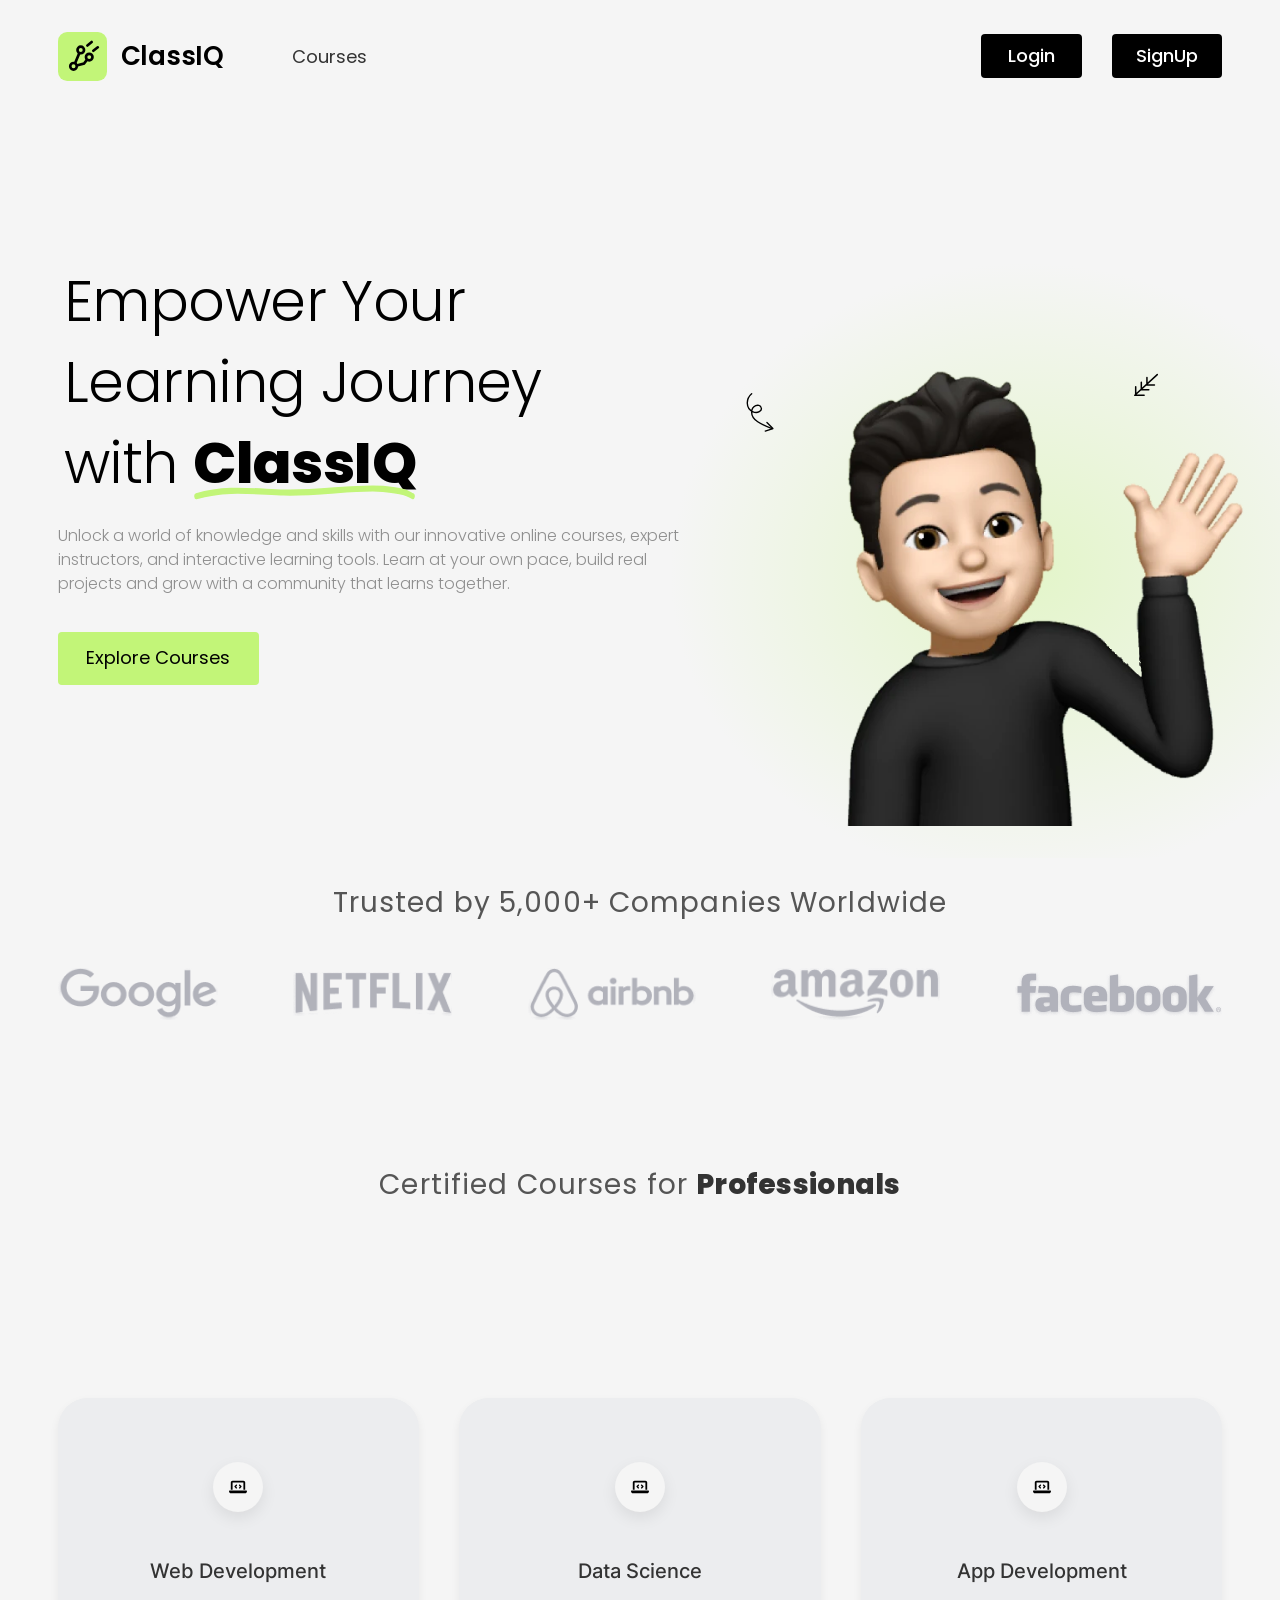
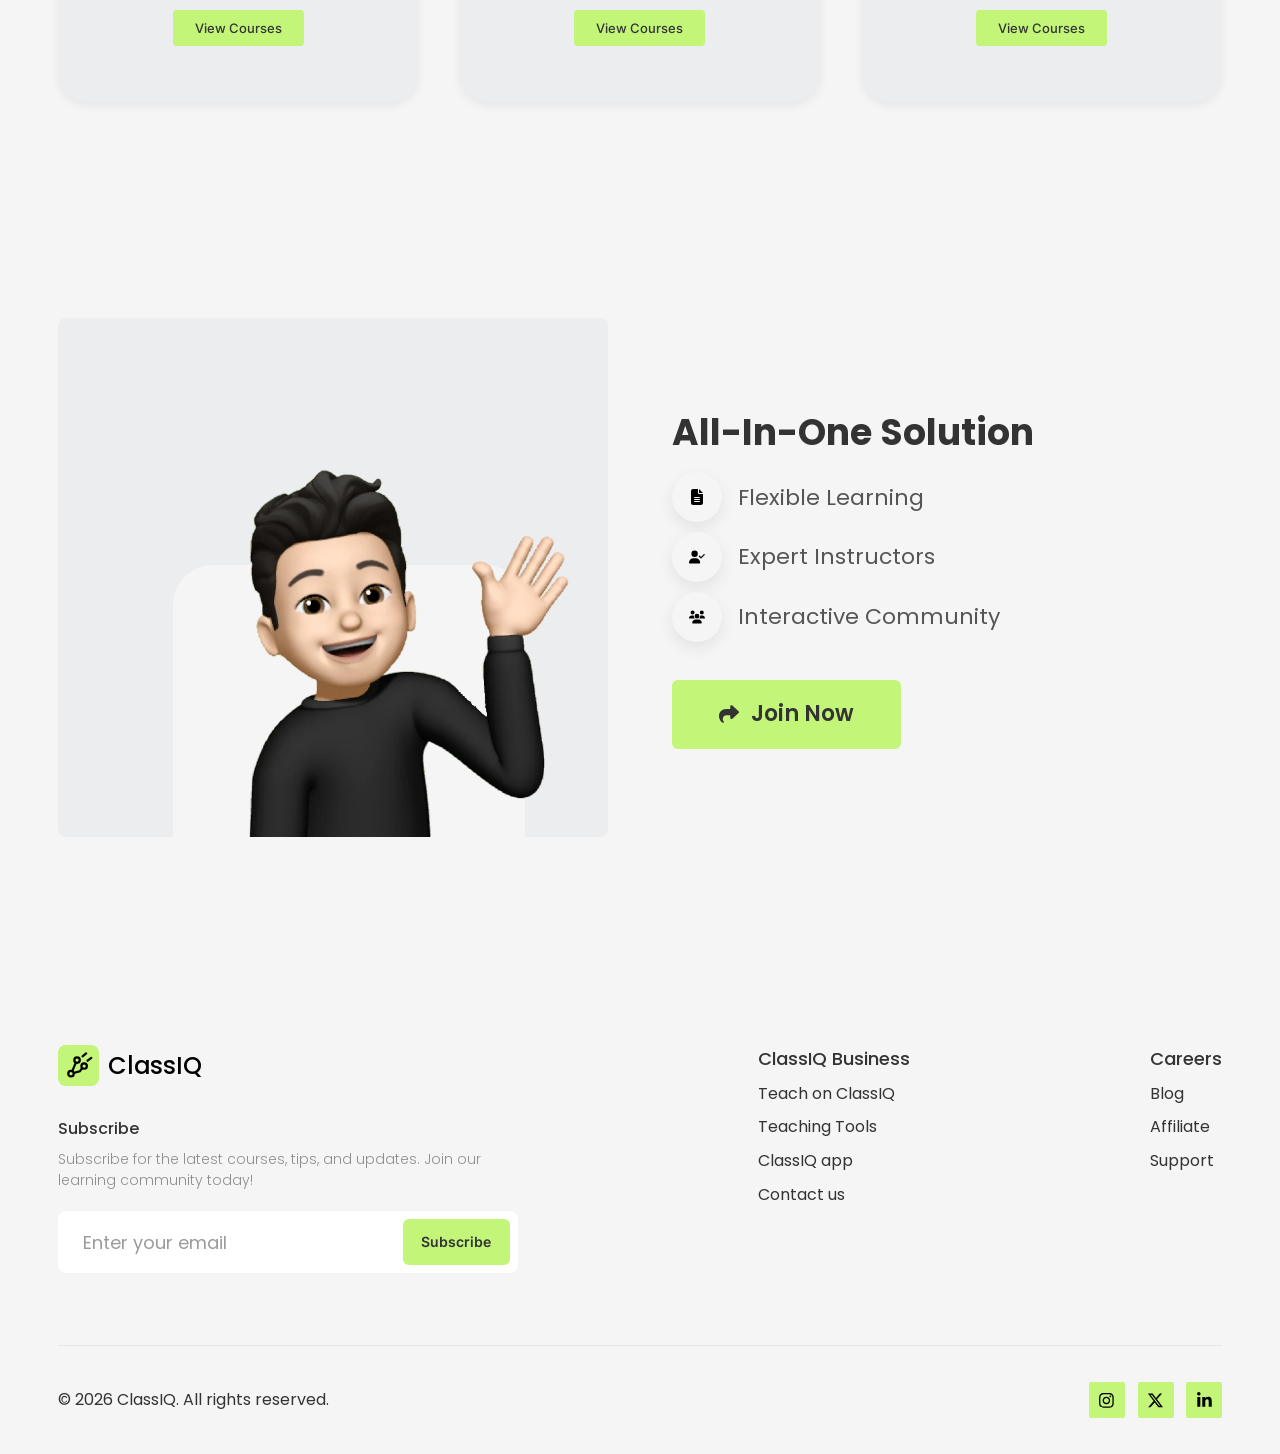
<file: index.html>
<!DOCTYPE html>
<html lang="en">
<head>
  <meta charset="UTF-8">
  <meta name="viewport" content="width=device-width, initial-scale=1">
  <title>ClassIQ | Online Courses for Web, Data &amp; App Development</title>
  <meta name="description" content="Empower your learning journey with ClassIQ. Certified online courses in web development, data science and app development, taught by expert instructors.">
  <meta name="keywords" content="online courses, e-learning, web development course, data science course, app development course, ClassIQ">
  <meta name="author" content="ClassIQ">
  <meta name="robots" content="index, follow">
  <meta name="theme-color" content="#c2f578">
  <link rel="canonical" href="https://www.classiq.com/">

  <meta property="og:type" content="website">
  <meta property="og:site_name" content="ClassIQ">
  <meta property="og:title" content="ClassIQ | Empower Your Learning Journey">
  <meta property="og:description" content="Certified online courses in web development, data science and app development with expert instructors and an interactive community.">
  <meta property="og:url" content="https://www.classiq.com/">
  <meta property="og:image" content="https://www.classiq.com/assets/images/og-image.jpg">
  <meta property="og:image:width" content="1200">
  <meta property="og:image:height" content="630">
  <meta name="twitter:card" content="summary_large_image">
  <meta name="twitter:title" content="ClassIQ | Empower Your Learning Journey">
  <meta name="twitter:description" content="Certified online courses in web development, data science and app development.">
  <meta name="twitter:image" content="https://www.classiq.com/assets/images/og-image.jpg">

  <link rel="icon" href="assets/images/logo.svg" type="image/svg+xml">
  <link rel="icon" href="assets/images/favicon-32.png" sizes="32x32" type="image/png">
  <link rel="apple-touch-icon" href="assets/images/apple-touch-icon.png">
  <link rel="manifest" href="site.webmanifest">

  <link rel="preload" href="assets/fonts/poppins-latin-300-normal.woff2" as="font" type="font/woff2" crossorigin>
  <link rel="preload" href="assets/images/memoji-wave.webp" as="image" type="image/webp">
  <link rel="stylesheet" href="assets/css/style.css?v=2">

  <script type="application/ld+json">
  {
    "@context": "https://schema.org",
    "@type": "EducationalOrganization",
    "name": "ClassIQ",
    "url": "https://www.classiq.com/",
    "logo": "https://www.classiq.com/assets/images/logo.svg",
    "description": "Online learning platform offering certified courses in web development, data science and app development.",
    "sameAs": [
      "https://www.instagram.com/",
      "https://x.com/",
      "https://www.linkedin.com/"
    ]
  }
  </script>
</head>
<body>
  <a class="skip-link" href="#main">Skip to content</a>

  <header class="site-header">
    <nav class="navbar container" aria-label="Main navigation">
      <a href="index.html" class="logo" aria-label="ClassIQ home">
        <img src="assets/images/logo.svg" width="49" height="49" alt="">
        <span>ClassIQ</span>
      </a>

      <button class="nav-toggle" type="button" aria-label="Open menu" aria-expanded="false" aria-controls="nav-menu">
        <span></span><span></span><span></span>
      </button>

      <div class="nav-menu" id="nav-menu">
        <ul class="nav-links">
          <li><a href="courses.html">Courses</a></li>
        </ul>
        <div class="nav-actions" data-auth-actions>
          <a href="login.html" class="btn btn--dark">Login</a>
          <a href="signup.html" class="btn btn--dark">SignUp</a>
        </div>
      </div>
    </nav>
  </header>

  <main id="main">
    <section class="hero" aria-labelledby="hero-title">
      <div class="container hero__inner">
        <div class="hero__content">
          <h1 class="hero__title" id="hero-title">
            Empower Your Learning Journey with
            <strong>ClassIQ
              <svg viewBox="0 0 270 14" preserveAspectRatio="none" aria-hidden="true">
                <path d="M4 10C40 3 70 6 110 7s90-5 120-3 30 4 36 6" fill="none" stroke="#c2f578" stroke-width="5" stroke-linecap="round"/>
              </svg>
            </strong>
          </h1>
          <p class="hero__text">Unlock a world of knowledge and skills with our innovative online courses, expert instructors, and interactive learning tools. Learn at your own pace, build real projects and grow with a community that learns together.</p>
          <a href="courses.html" class="btn btn--primary btn--lg">Explore Courses</a>
        </div>

        <div class="hero__media">
          <svg class="hero__doodle hero__doodle--swirl" viewBox="0 0 40 52" fill="none" aria-hidden="true">
            <path d="M9 2C2 8 2 19 10 23c6 3 12-1 10-5-2-5-11-2-11 6 0 9 11 14 24 19" stroke="currentColor" stroke-width="1.6" stroke-linecap="round"/>
            <path d="M27 36l7 7-9 3" stroke="currentColor" stroke-width="1.6" stroke-linecap="round" stroke-linejoin="round"/>
          </svg>
          <svg class="hero__doodle hero__doodle--arrows" viewBox="0 0 32 32" fill="none" aria-hidden="true">
            <path d="M4 28L28 6M5 19v9h9M11 14v8h8M17 9v8h8" stroke="currentColor" stroke-width="1.6" stroke-linecap="round" stroke-linejoin="round"/>
          </svg>
          <img src="assets/images/memoji-wave.webp" width="490" height="552" alt="Smiling ClassIQ student avatar waving hello" fetchpriority="high">
        </div>
      </div>
    </section>

    <section class="section partners" aria-labelledby="partners-title">
      <div class="container">
        <h2 class="section-title" id="partners-title">Trusted by 5,000+ Companies Worldwide</h2>
        <ul class="partners__list">
          <li><img src="assets/images/brands/google.webp" width="182" height="59" alt="Google" loading="lazy" decoding="async"></li>
          <li><img src="assets/images/brands/netflix.webp" width="163" height="45" alt="Netflix" loading="lazy" decoding="async"></li>
          <li><img src="assets/images/brands/airbnb.webp" width="175" height="54" alt="Airbnb" loading="lazy" decoding="async"></li>
          <li><img src="assets/images/brands/amazon.webp" width="166" height="51" alt="Amazon" loading="lazy" decoding="async"></li>
          <li><img src="assets/images/brands/facebook.webp" width="207" height="44" alt="Facebook" loading="lazy" decoding="async"></li>
        </ul>
      </div>
    </section>

    <section class="section categories" id="categories" aria-labelledby="categories-title">
      <div class="container">
        <h2 class="section-title" id="categories-title">Certified Courses for <strong>Professionals</strong></h2>

        <div class="categories__grid">
          <article class="category-card">
            <span class="icon-badge" aria-hidden="true">
              <svg class="icon" viewBox="0 0 640 512"><path d="M64 96c0-35.3 28.7-64 64-64H512c35.3 0 64 28.7 64 64V352H512V96H128V352H64V96zM0 403.2C0 392.6 8.6 384 19.2 384H620.8c10.6 0 19.2 8.6 19.2 19.2c0 42.4-34.4 76.8-76.8 76.8H76.8C34.4 480 0 445.6 0 403.2zM281 209l-31 31 31 31c9.4 9.4 9.4 24.6 0 33.9s-24.6 9.4-33.9 0l-48-48c-9.4-9.4-9.4-24.6 0-33.9l48-48c9.4-9.4 24.6-9.4 33.9 0s9.4 24.6 0 33.9zM393 175l48 48c9.4 9.4 9.4 24.6 0 33.9l-48 48c-9.4 9.4-24.6 9.4-33.9 0s-9.4-24.6 0-33.9l31-31-31-31c-9.4-9.4-9.4-24.6 0-33.9s24.6-9.4 33.9 0z"/></svg>
            </span>
            <h3>Web Development</h3>
            <a href="courses.html?category=web" class="btn btn--primary btn--sm" aria-label="View Web Development courses">View Courses</a>
          </article>

          <article class="category-card">
            <span class="icon-badge" aria-hidden="true">
              <svg class="icon" viewBox="0 0 640 512"><path d="M64 96c0-35.3 28.7-64 64-64H512c35.3 0 64 28.7 64 64V352H512V96H128V352H64V96zM0 403.2C0 392.6 8.6 384 19.2 384H620.8c10.6 0 19.2 8.6 19.2 19.2c0 42.4-34.4 76.8-76.8 76.8H76.8C34.4 480 0 445.6 0 403.2zM281 209l-31 31 31 31c9.4 9.4 9.4 24.6 0 33.9s-24.6 9.4-33.9 0l-48-48c-9.4-9.4-9.4-24.6 0-33.9l48-48c9.4-9.4 24.6-9.4 33.9 0s9.4 24.6 0 33.9zM393 175l48 48c9.4 9.4 9.4 24.6 0 33.9l-48 48c-9.4 9.4-24.6 9.4-33.9 0s-9.4-24.6 0-33.9l31-31-31-31c-9.4-9.4-9.4-24.6 0-33.9s24.6-9.4 33.9 0z"/></svg>
            </span>
            <h3>Data Science</h3>
            <a href="courses.html?category=data" class="btn btn--primary btn--sm" aria-label="View Data Science courses">View Courses</a>
          </article>

          <article class="category-card">
            <span class="icon-badge" aria-hidden="true">
              <svg class="icon" viewBox="0 0 640 512"><path d="M64 96c0-35.3 28.7-64 64-64H512c35.3 0 64 28.7 64 64V352H512V96H128V352H64V96zM0 403.2C0 392.6 8.6 384 19.2 384H620.8c10.6 0 19.2 8.6 19.2 19.2c0 42.4-34.4 76.8-76.8 76.8H76.8C34.4 480 0 445.6 0 403.2zM281 209l-31 31 31 31c9.4 9.4 9.4 24.6 0 33.9s-24.6 9.4-33.9 0l-48-48c-9.4-9.4-9.4-24.6 0-33.9l48-48c9.4-9.4 24.6-9.4 33.9 0s9.4 24.6 0 33.9zM393 175l48 48c9.4 9.4 9.4 24.6 0 33.9l-48 48c-9.4 9.4-24.6 9.4-33.9 0s-9.4-24.6 0-33.9l31-31-31-31c-9.4-9.4-9.4-24.6 0-33.9s24.6-9.4 33.9 0z"/></svg>
            </span>
            <h3>App Development</h3>
            <a href="courses.html?category=app" class="btn btn--primary btn--sm" aria-label="View App Development courses">View Courses</a>
          </article>
        </div>
      </div>
    </section>

    <section class="features" aria-labelledby="features-title">
      <div class="container features__inner">
        <div class="features__media">
          <img src="assets/images/memoji-wave.webp" width="490" height="552" alt="ClassIQ learner avatar waving" loading="lazy" decoding="async">
        </div>

        <div class="features__content">
          <h2 class="features__title" id="features-title">All-In-One Solution</h2>
          <ul class="features__list">
            <li>
              <span class="icon-badge" aria-hidden="true">
                <svg class="icon" viewBox="0 0 384 512"><path d="M64 0C28.7 0 0 28.7 0 64V448c0 35.3 28.7 64 64 64H320c35.3 0 64-28.7 64-64V160H256c-17.7 0-32-14.3-32-32V0H64zM256 0V128H384L256 0zM112 256H272c8.8 0 16 7.2 16 16s-7.2 16-16 16H112c-8.8 0-16-7.2-16-16s7.2-16 16-16zm0 64H272c8.8 0 16 7.2 16 16s-7.2 16-16 16H112c-8.8 0-16-7.2-16-16s7.2-16 16-16zm0 64H272c8.8 0 16 7.2 16 16s-7.2 16-16 16H112c-8.8 0-16-7.2-16-16s7.2-16 16-16z"/></svg>
              </span>
              Flexible Learning
            </li>
            <li>
              <span class="icon-badge" aria-hidden="true">
                <svg class="icon" viewBox="0 0 640 512"><path d="M96 128a128 128 0 1 1 256 0A128 128 0 1 1 96 128zM0 482.3C0 383.8 79.8 304 178.3 304h91.4C368.2 304 448 383.8 448 482.3c0 16.4-13.3 29.7-29.7 29.7H29.7C13.3 512 0 498.7 0 482.3zM625 177L497 305c-9.4 9.4-24.6 9.4-33.9 0l-64-64c-9.4-9.4-9.4-24.6 0-33.9s24.6-9.4 33.9 0l47 47L591 143c9.4-9.4 24.6-9.4 33.9 0s9.4 24.6 0 33.9z"/></svg>
              </span>
              Expert Instructors
            </li>
            <li>
              <span class="icon-badge" aria-hidden="true">
                <svg class="icon" viewBox="0 0 640 512"><path d="M144 0a80 80 0 1 1 0 160A80 80 0 1 1 144 0zM512 0a80 80 0 1 1 0 160A80 80 0 1 1 512 0zM0 298.7C0 239.8 47.8 192 106.7 192h42.7c15.9 0 31 3.5 44.6 9.7c-1.3 7.2-1.9 14.7-1.9 22.3c0 38.2 16.8 72.5 43.3 96c-.2 0-.4 0-.7 0H21.3C9.6 320 0 310.4 0 298.7zM405.3 320c-.2 0-.4 0-.7 0c26.6-23.5 43.3-57.8 43.3-96c0-7.6-.7-15-1.9-22.3c13.6-6.3 28.7-9.7 44.6-9.7h42.7C592.2 192 640 239.8 640 298.7c0 11.8-9.6 21.3-21.3 21.3H405.3zM224 224a96 96 0 1 1 192 0 96 96 0 1 1 -192 0zM128 485.3C128 411.7 187.7 352 261.3 352H378.7C452.3 352 512 411.7 512 485.3c0 14.7-11.9 26.7-26.7 26.7H154.7c-14.7 0-26.7-11.9-26.7-26.7z"/></svg>
              </span>
              Interactive Community
            </li>
          </ul>
          <a href="signup.html" class="btn btn--primary btn--join">
            <svg class="icon" viewBox="0 0 512 512" aria-hidden="true"><path d="M307 34.8c-11.5 5.1-19 16.6-19 29.2v64H176C78.8 128 0 206.8 0 304C0 417.3 81.5 467.9 100.2 478.1c2.5 1.4 5.3 1.9 8.1 1.9c10.9 0 19.7-8.9 19.7-19.7c0-7.5-4.3-14.4-9.8-19.5C108.8 431.9 96 414.4 96 384c0-53 43-96 96-96h96v64c0 12.6 7.4 24.1 19 29.2s25 3 34.4-5.4l160-144c6.7-6.1 10.6-14.7 10.6-23.8s-3.8-17.7-10.6-23.8l-160-144c-9.4-8.5-22.9-10.6-34.4-5.4z"/></svg>
            Join Now
          </a>
        </div>
      </div>
    </section>
  </main>

  <footer class="site-footer">
    <div class="container">
      <div class="footer__top">
        <div class="footer__brand">
          <a href="index.html" class="logo" aria-label="ClassIQ home">
            <img src="assets/images/logo.svg" width="41" height="41" alt="" loading="lazy">
            <span>ClassIQ</span>
          </a>
          <h2>Subscribe</h2>
          <p>Subscribe for the latest courses, tips, and updates. Join our learning community today!</p>
          <form class="subscribe" data-subscribe novalidate>
            <label for="subscribe-email" class="visually-hidden">Email address</label>
            <input type="email" id="subscribe-email" name="email" placeholder="Enter your email" autocomplete="email" required>
            <button type="submit" class="btn btn--primary">Subscribe</button>
          </form>
          <p class="form-msg" role="status" aria-live="polite"></p>
        </div>

        <nav class="footer__col" aria-labelledby="footer-business">
          <h3 id="footer-business">ClassIQ Business</h3>
          <ul>
            <li><a href="#">Teach on ClassIQ</a></li>
            <li><a href="#">Teaching Tools</a></li>
            <li><a href="#">ClassIQ app</a></li>
            <li><a href="mailto:hello@classiq.com">Contact us</a></li>
          </ul>
        </nav>

        <nav class="footer__col" aria-labelledby="footer-careers">
          <h3 id="footer-careers">Careers</h3>
          <ul>
            <li><a href="#">Blog</a></li>
            <li><a href="#">Affiliate</a></li>
            <li><a href="#">Support</a></li>
          </ul>
        </nav>
      </div>

      <div class="footer__bottom">
        <p>&copy; <span data-year>2024</span> ClassIQ. All rights reserved.</p>
        <ul class="socials">
          <li>
            <a href="https://www.instagram.com/" target="_blank" rel="noopener noreferrer" aria-label="ClassIQ on Instagram">
              <svg class="icon" viewBox="0 0 448 512" aria-hidden="true"><path d="M224.1 141c-63.6 0-114.9 51.3-114.9 114.9s51.3 114.9 114.9 114.9S339 319.5 339 255.9 287.7 141 224.1 141zm0 189.6c-41.1 0-74.7-33.5-74.7-74.7s33.5-74.7 74.7-74.7 74.7 33.5 74.7 74.7-33.6 74.7-74.7 74.7zm146.4-194.3c0 14.9-12 26.8-26.8 26.8-14.9 0-26.8-12-26.8-26.8s12-26.8 26.8-26.8 26.8 12 26.8 26.8zm76.1 27.2c-1.7-35.9-9.9-67.7-36.2-93.9-26.2-26.2-58-34.4-93.9-36.2-37-2.1-147.9-2.1-184.9 0-35.8 1.7-67.6 9.9-93.9 36.1s-34.4 58-36.2 93.9c-2.1 37-2.1 147.9 0 184.9 1.7 35.9 9.9 67.7 36.2 93.9s58 34.4 93.9 36.2c37 2.1 147.9 2.1 184.9 0 35.9-1.7 67.7-9.9 93.9-36.2 26.2-26.2 34.4-58 36.2-93.9 2.1-37 2.1-147.8 0-184.8zM398.8 388c-7.8 19.6-22.9 34.7-42.6 42.6-29.5 11.7-99.5 9-132.1 9s-102.7 2.6-132.1-9c-19.6-7.8-34.7-22.9-42.6-42.6-11.7-29.5-9-99.5-9-132.1s-2.6-102.7 9-132.1c7.8-19.6 22.9-34.7 42.6-42.6 29.5-11.7 99.5-9 132.1-9s102.7-2.6 132.1 9c19.6 7.8 34.7 22.9 42.6 42.6 11.7 29.5 9 99.5 9 132.1s2.7 102.7-9 132.1z"/></svg>
            </a>
          </li>
          <li>
            <a href="https://x.com/" target="_blank" rel="noopener noreferrer" aria-label="ClassIQ on X">
              <svg class="icon" viewBox="0 0 512 512" aria-hidden="true"><path d="M389.2 48h70.6L305.6 224.2 487 464H345L233.7 318.6 106.5 464H35.8L200.7 275.5 26.8 48H172.4L272.9 180.9 389.2 48zM364.4 421.8h39.1L151.1 88h-42L364.4 421.8z"/></svg>
            </a>
          </li>
          <li>
            <a href="https://www.linkedin.com/" target="_blank" rel="noopener noreferrer" aria-label="ClassIQ on LinkedIn">
              <svg class="icon" viewBox="0 0 448 512" aria-hidden="true"><path d="M100.28 448H7.4V148.9h92.88zM53.79 108.1C24.09 108.1 0 83.5 0 53.8a53.79 53.79 0 0 1 107.58 0c0 29.7-24.1 54.3-53.79 54.3zM447.9 448h-92.68V302.4c0-34.7-.7-79.2-48.29-79.2-48.29 0-55.69 37.7-55.69 76.7V448h-92.78V148.9h89.08v40.8h1.3c12.4-23.5 42.69-48.3 87.88-48.3 94 0 111.28 61.9 111.28 142.3V448z"/></svg>
            </a>
          </li>
        </ul>
      </div>
    </div>
  </footer>

  <div class="toast" role="status" aria-live="polite" data-toast></div>

  <script src="assets/js/main.js?v=2" defer></script>
</body>
</html>
</file>
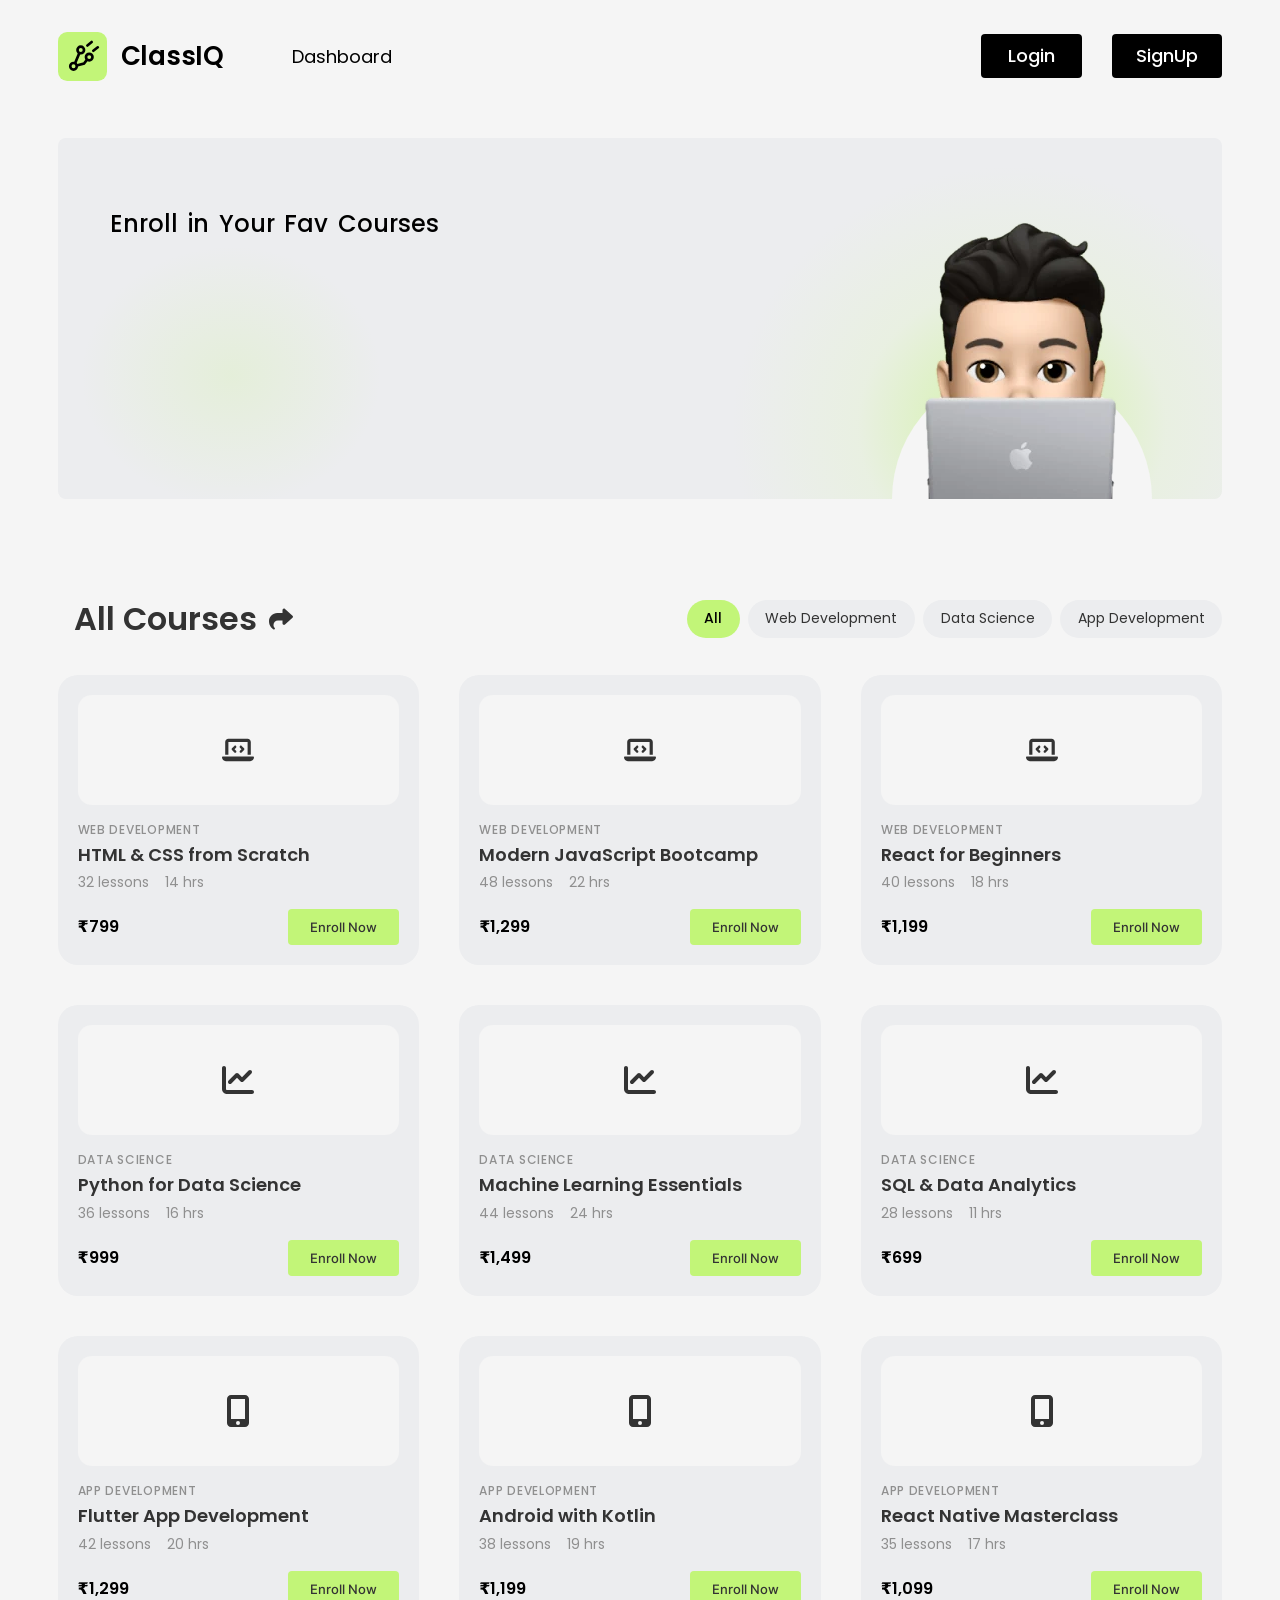
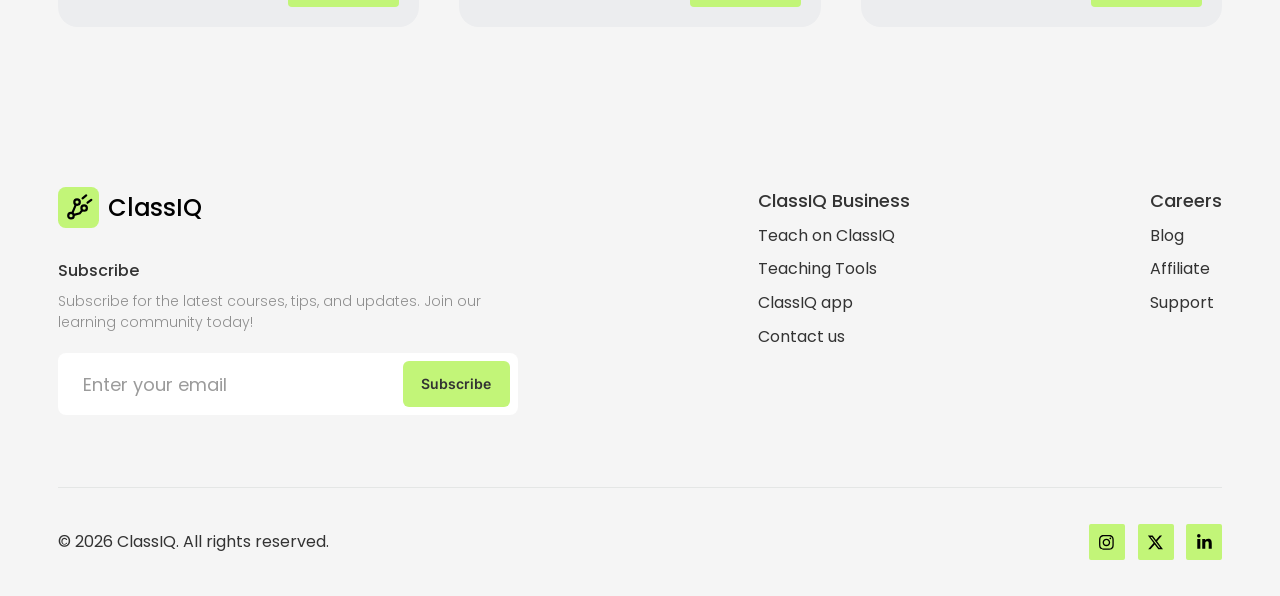
<file: courses.html>
<!DOCTYPE html>
<html lang="en">
<head>
  <meta charset="UTF-8">
  <meta name="viewport" content="width=device-width, initial-scale=1">
  <title>All Courses | ClassIQ</title>
  <meta name="description" content="Browse all ClassIQ courses in web development, data science and app development. Enroll in your favourite courses and learn at your own pace.">
  <meta name="robots" content="index, follow">
  <meta name="theme-color" content="#c2f578">
  <link rel="canonical" href="https://www.classiq.com/courses.html">

  <meta property="og:type" content="website">
  <meta property="og:site_name" content="ClassIQ">
  <meta property="og:title" content="All Courses | ClassIQ">
  <meta property="og:description" content="Browse all ClassIQ courses in web development, data science and app development. Enroll in your favourite courses and learn at your own pace.">
  <meta property="og:url" content="https://www.classiq.com/courses.html">
  <meta property="og:image" content="https://www.classiq.com/assets/images/og-image.jpg">
  <meta name="twitter:card" content="summary_large_image">

  <link rel="icon" href="assets/images/logo.svg" type="image/svg+xml">
  <link rel="icon" href="assets/images/favicon-32.png" sizes="32x32" type="image/png">
  <link rel="apple-touch-icon" href="assets/images/apple-touch-icon.png">
  <link rel="manifest" href="site.webmanifest">

  <link rel="preload" href="assets/fonts/poppins-latin-500-normal.woff2" as="font" type="font/woff2" crossorigin>
  <link rel="preload" href="assets/images/memoji-laptop.webp" as="image" type="image/webp">
  <link rel="stylesheet" href="assets/css/style.css?v=2">
</head>
<body>
  <a class="skip-link" href="#main">Skip to content</a>

  <header class="site-header">
    <nav class="navbar container" aria-label="Main navigation">
      <a href="index.html" class="logo" aria-label="ClassIQ home">
        <img src="assets/images/logo.svg" width="49" height="49" alt="">
        <span>ClassIQ</span>
      </a>

      <button class="nav-toggle" type="button" aria-label="Open menu" aria-expanded="false" aria-controls="nav-menu">
        <span></span><span></span><span></span>
      </button>

      <div class="nav-menu" id="nav-menu">
        <ul class="nav-links">
          <li><a href="courses.html">Dashboard</a></li>
        </ul>
        <div class="nav-actions" data-auth-actions>
          <a href="login.html" class="btn btn--dark">Login</a>
          <a href="signup.html" class="btn btn--dark">SignUp</a>
        </div>
      </div>
    </nav>
  </header>

  <main id="main">
    <div class="container">
      <section class="banner" aria-labelledby="banner-title">
        <h1 id="banner-title">Enroll in Your Fav Courses</h1>
        <div class="banner__media">
          <img src="assets/images/memoji-laptop.webp" width="210" height="282" alt="ClassIQ student avatar studying on a laptop" fetchpriority="high">
        </div>
      </section>

      <section class="courses" aria-labelledby="courses-title">
        <div class="courses__head">
          <h2 class="courses__title" id="courses-title">
            All Courses
            <svg class="icon" viewBox="0 0 512 512" aria-hidden="true"><path d="M307 34.8c-11.5 5.1-19 16.6-19 29.2v64H176C78.8 128 0 206.8 0 304C0 417.3 81.5 467.9 100.2 478.1c2.5 1.4 5.3 1.9 8.1 1.9c10.9 0 19.7-8.9 19.7-19.7c0-7.5-4.3-14.4-9.8-19.5C108.8 431.9 96 414.4 96 384c0-53 43-96 96-96h96v64c0 12.6 7.4 24.1 19 29.2s25 3 34.4-5.4l160-144c6.7-6.1 10.6-14.7 10.6-23.8s-3.8-17.7-10.6-23.8l-160-144c-9.4-8.5-22.9-10.6-34.4-5.4z"/></svg>
          </h2>
          <div class="filters" role="group" aria-label="Filter courses by category">
            <button type="button" data-filter="all" aria-pressed="true">All</button>
            <button type="button" data-filter="web" aria-pressed="false">Web Development</button>
            <button type="button" data-filter="data" aria-pressed="false">Data Science</button>
            <button type="button" data-filter="app" aria-pressed="false">App Development</button>
          </div>
        </div>

        <div class="courses__grid" data-courses aria-live="polite">
          <noscript><p class="courses__empty">Please enable JavaScript to browse our courses.</p></noscript>
        </div>
      </section>
    </div>
  </main>

  <footer class="site-footer">
    <div class="container">
      <div class="footer__top">
        <div class="footer__brand">
          <a href="index.html" class="logo" aria-label="ClassIQ home">
            <img src="assets/images/logo.svg" width="41" height="41" alt="" loading="lazy">
            <span>ClassIQ</span>
          </a>
          <h2>Subscribe</h2>
          <p>Subscribe for the latest courses, tips, and updates. Join our learning community today!</p>
          <form class="subscribe" data-subscribe novalidate>
            <label for="subscribe-email" class="visually-hidden">Email address</label>
            <input type="email" id="subscribe-email" name="email" placeholder="Enter your email" autocomplete="email" required>
            <button type="submit" class="btn btn--primary">Subscribe</button>
          </form>
          <p class="form-msg" role="status" aria-live="polite"></p>
        </div>

        <nav class="footer__col" aria-labelledby="footer-business">
          <h3 id="footer-business">ClassIQ Business</h3>
          <ul>
            <li><a href="#">Teach on ClassIQ</a></li>
            <li><a href="#">Teaching Tools</a></li>
            <li><a href="#">ClassIQ app</a></li>
            <li><a href="mailto:hello@classiq.com">Contact us</a></li>
          </ul>
        </nav>

        <nav class="footer__col" aria-labelledby="footer-careers">
          <h3 id="footer-careers">Careers</h3>
          <ul>
            <li><a href="#">Blog</a></li>
            <li><a href="#">Affiliate</a></li>
            <li><a href="#">Support</a></li>
          </ul>
        </nav>
      </div>

      <div class="footer__bottom">
        <p>&copy; <span data-year>2024</span> ClassIQ. All rights reserved.</p>
        <ul class="socials">
          <li>
            <a href="https://www.instagram.com/" target="_blank" rel="noopener noreferrer" aria-label="ClassIQ on Instagram">
              <svg class="icon" viewBox="0 0 448 512" aria-hidden="true"><path d="M224.1 141c-63.6 0-114.9 51.3-114.9 114.9s51.3 114.9 114.9 114.9S339 319.5 339 255.9 287.7 141 224.1 141zm0 189.6c-41.1 0-74.7-33.5-74.7-74.7s33.5-74.7 74.7-74.7 74.7 33.5 74.7 74.7-33.6 74.7-74.7 74.7zm146.4-194.3c0 14.9-12 26.8-26.8 26.8-14.9 0-26.8-12-26.8-26.8s12-26.8 26.8-26.8 26.8 12 26.8 26.8zm76.1 27.2c-1.7-35.9-9.9-67.7-36.2-93.9-26.2-26.2-58-34.4-93.9-36.2-37-2.1-147.9-2.1-184.9 0-35.8 1.7-67.6 9.9-93.9 36.1s-34.4 58-36.2 93.9c-2.1 37-2.1 147.9 0 184.9 1.7 35.9 9.9 67.7 36.2 93.9s58 34.4 93.9 36.2c37 2.1 147.9 2.1 184.9 0 35.9-1.7 67.7-9.9 93.9-36.2 26.2-26.2 34.4-58 36.2-93.9 2.1-37 2.1-147.8 0-184.8zM398.8 388c-7.8 19.6-22.9 34.7-42.6 42.6-29.5 11.7-99.5 9-132.1 9s-102.7 2.6-132.1-9c-19.6-7.8-34.7-22.9-42.6-42.6-11.7-29.5-9-99.5-9-132.1s-2.6-102.7 9-132.1c7.8-19.6 22.9-34.7 42.6-42.6 29.5-11.7 99.5-9 132.1-9s102.7-2.6 132.1 9c19.6 7.8 34.7 22.9 42.6 42.6 11.7 29.5 9 99.5 9 132.1s2.7 102.7-9 132.1z"/></svg>
            </a>
          </li>
          <li>
            <a href="https://x.com/" target="_blank" rel="noopener noreferrer" aria-label="ClassIQ on X">
              <svg class="icon" viewBox="0 0 512 512" aria-hidden="true"><path d="M389.2 48h70.6L305.6 224.2 487 464H345L233.7 318.6 106.5 464H35.8L200.7 275.5 26.8 48H172.4L272.9 180.9 389.2 48zM364.4 421.8h39.1L151.1 88h-42L364.4 421.8z"/></svg>
            </a>
          </li>
          <li>
            <a href="https://www.linkedin.com/" target="_blank" rel="noopener noreferrer" aria-label="ClassIQ on LinkedIn">
              <svg class="icon" viewBox="0 0 448 512" aria-hidden="true"><path d="M100.28 448H7.4V148.9h92.88zM53.79 108.1C24.09 108.1 0 83.5 0 53.8a53.79 53.79 0 0 1 107.58 0c0 29.7-24.1 54.3-53.79 54.3zM447.9 448h-92.68V302.4c0-34.7-.7-79.2-48.29-79.2-48.29 0-55.69 37.7-55.69 76.7V448h-92.78V148.9h89.08v40.8h1.3c12.4-23.5 42.69-48.3 87.88-48.3 94 0 111.28 61.9 111.28 142.3V448z"/></svg>
            </a>
          </li>
        </ul>
      </div>
    </div>
  </footer>

  <div class="toast" role="status" aria-live="polite" data-toast></div>

  <script src="assets/js/main.js?v=2" defer></script>
</body>
</html>
</file>
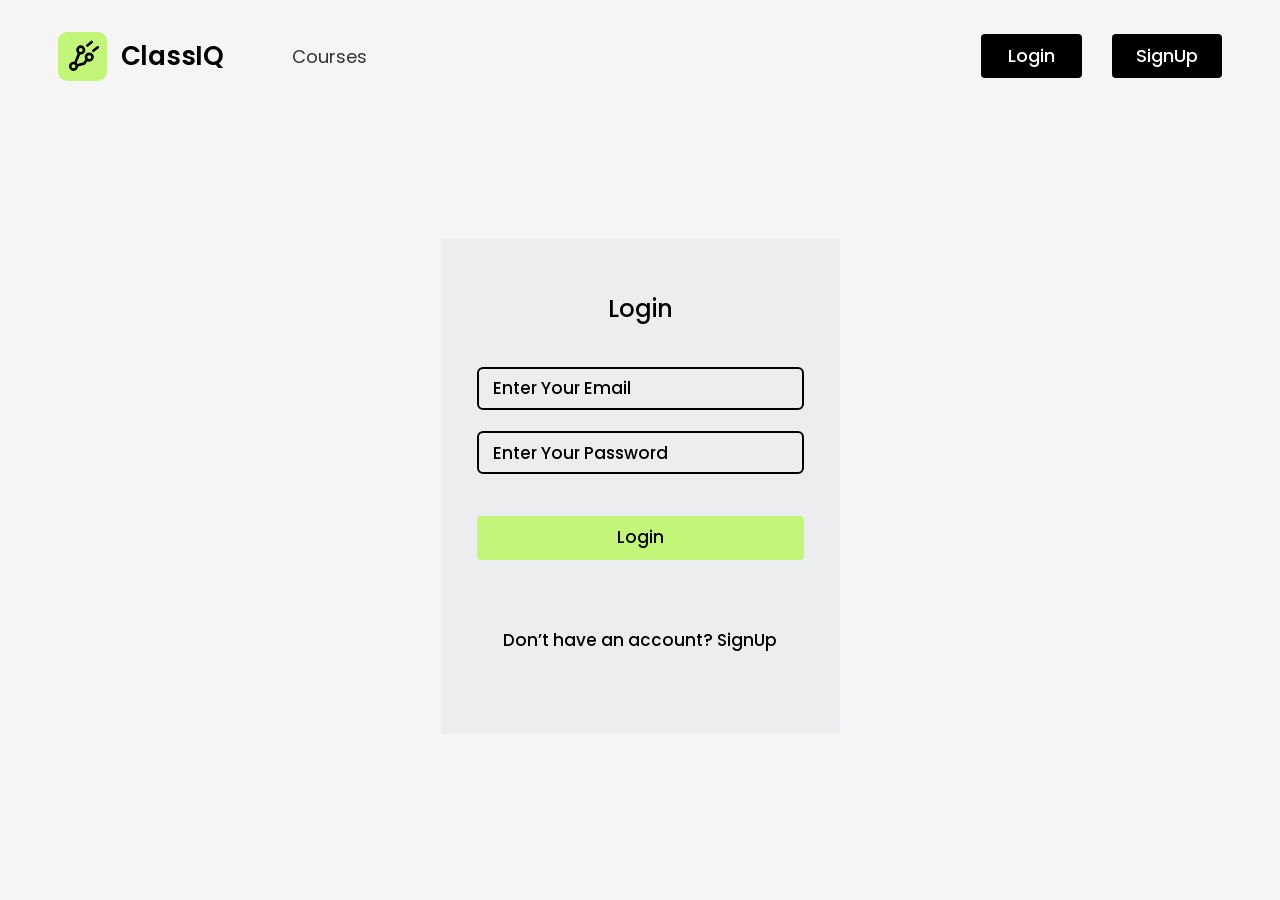
<file: login.html>
<!DOCTYPE html>
<html lang="en">
<head>
  <meta charset="UTF-8">
  <meta name="viewport" content="width=device-width, initial-scale=1">
  <title>Login | ClassIQ</title>
  <meta name="description" content="Login to your ClassIQ account to continue learning and access your enrolled courses.">
  <meta name="robots" content="noindex, follow">
  <meta name="theme-color" content="#c2f578">
  <link rel="canonical" href="https://www.classiq.com/login.html">

  <meta property="og:type" content="website">
  <meta property="og:site_name" content="ClassIQ">
  <meta property="og:title" content="Login | ClassIQ">
  <meta property="og:description" content="Login to your ClassIQ account to continue learning and access your enrolled courses.">
  <meta property="og:url" content="https://www.classiq.com/login.html">
  <meta property="og:image" content="https://www.classiq.com/assets/images/og-image.jpg">
  <meta name="twitter:card" content="summary_large_image">

  <link rel="icon" href="assets/images/logo.svg" type="image/svg+xml">
  <link rel="icon" href="assets/images/favicon-32.png" sizes="32x32" type="image/png">
  <link rel="apple-touch-icon" href="assets/images/apple-touch-icon.png">
  <link rel="manifest" href="site.webmanifest">

  <link rel="preload" href="assets/fonts/poppins-latin-500-normal.woff2" as="font" type="font/woff2" crossorigin>
  <link rel="stylesheet" href="assets/css/style.css?v=2">
</head>
<body>
  <a class="skip-link" href="#main">Skip to content</a>

  <header class="site-header">
    <nav class="navbar container" aria-label="Main navigation">
      <a href="index.html" class="logo" aria-label="ClassIQ home">
        <img src="assets/images/logo.svg" width="49" height="49" alt="">
        <span>ClassIQ</span>
      </a>

      <button class="nav-toggle" type="button" aria-label="Open menu" aria-expanded="false" aria-controls="nav-menu">
        <span></span><span></span><span></span>
      </button>

      <div class="nav-menu" id="nav-menu">
        <ul class="nav-links">
          <li><a href="courses.html">Courses</a></li>
        </ul>
        <div class="nav-actions" data-auth-actions>
          <a href="login.html" class="btn btn--dark">Login</a>
          <a href="signup.html" class="btn btn--dark">SignUp</a>
        </div>
      </div>
    </nav>
  </header>

  <main id="main" class="auth">
    <section class="auth-card" aria-labelledby="login-title">
      <h1 id="login-title">Login</h1>
      <form data-auth-form="login" novalidate>
          <div class="field">
            <label for="login-email" class="visually-hidden">Email</label>
            <input type="email" id="login-email" name="email" placeholder="Enter Your Email" autocomplete="email" data-label="Email" aria-describedby="login-email-error" required>
            <span class="field__error" id="login-email-error"></span>
          </div>
          <div class="field">
            <label for="login-password" class="visually-hidden">Password</label>
            <input type="password" id="login-password" name="password" placeholder="Enter Your Password" autocomplete="current-password" data-label="Password" aria-describedby="login-password-error" required>
            <span class="field__error" id="login-password-error"></span>
          </div>
        <button type="submit" class="btn btn--primary btn--block">Login</button>
        <p class="form-msg" role="status" aria-live="polite"></p>
      </form>
      <p class="auth-card__switch">Don&rsquo;t have an account? <a href="signup.html">SignUp</a></p>
    </section>
  </main>

  <div class="toast" role="status" aria-live="polite" data-toast></div>

  <script src="assets/js/main.js?v=2" defer></script>
</body>
</html>
</file>
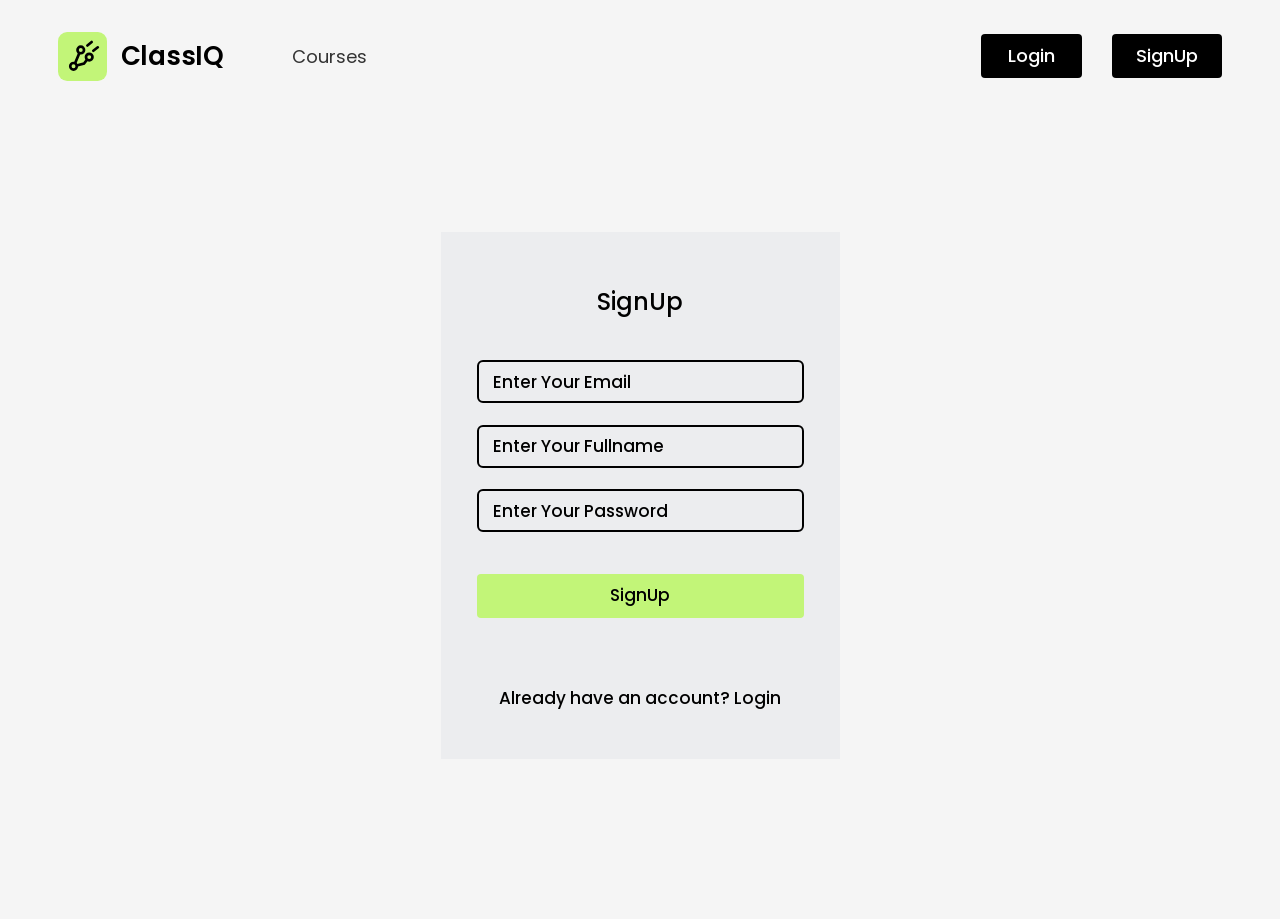
<file: signup.html>
<!DOCTYPE html>
<html lang="en">
<head>
  <meta charset="UTF-8">
  <meta name="viewport" content="width=device-width, initial-scale=1">
  <title>Sign Up | ClassIQ</title>
  <meta name="description" content="Create a free ClassIQ account and start learning web development, data science and app development today.">
  <meta name="robots" content="noindex, follow">
  <meta name="theme-color" content="#c2f578">
  <link rel="canonical" href="https://www.classiq.com/signup.html">

  <meta property="og:type" content="website">
  <meta property="og:site_name" content="ClassIQ">
  <meta property="og:title" content="Sign Up | ClassIQ">
  <meta property="og:description" content="Create a free ClassIQ account and start learning web development, data science and app development today.">
  <meta property="og:url" content="https://www.classiq.com/signup.html">
  <meta property="og:image" content="https://www.classiq.com/assets/images/og-image.jpg">
  <meta name="twitter:card" content="summary_large_image">

  <link rel="icon" href="assets/images/logo.svg" type="image/svg+xml">
  <link rel="icon" href="assets/images/favicon-32.png" sizes="32x32" type="image/png">
  <link rel="apple-touch-icon" href="assets/images/apple-touch-icon.png">
  <link rel="manifest" href="site.webmanifest">

  <link rel="preload" href="assets/fonts/poppins-latin-500-normal.woff2" as="font" type="font/woff2" crossorigin>
  <link rel="stylesheet" href="assets/css/style.css?v=2">
</head>
<body>
  <a class="skip-link" href="#main">Skip to content</a>

  <header class="site-header">
    <nav class="navbar container" aria-label="Main navigation">
      <a href="index.html" class="logo" aria-label="ClassIQ home">
        <img src="assets/images/logo.svg" width="49" height="49" alt="">
        <span>ClassIQ</span>
      </a>

      <button class="nav-toggle" type="button" aria-label="Open menu" aria-expanded="false" aria-controls="nav-menu">
        <span></span><span></span><span></span>
      </button>

      <div class="nav-menu" id="nav-menu">
        <ul class="nav-links">
          <li><a href="courses.html">Courses</a></li>
        </ul>
        <div class="nav-actions" data-auth-actions>
          <a href="login.html" class="btn btn--dark">Login</a>
          <a href="signup.html" class="btn btn--dark">SignUp</a>
        </div>
      </div>
    </nav>
  </header>

  <main id="main" class="auth">
    <section class="auth-card" aria-labelledby="signup-title">
      <h1 id="signup-title">SignUp</h1>
      <form data-auth-form="signup" novalidate>
          <div class="field">
            <label for="signup-email" class="visually-hidden">Email</label>
            <input type="email" id="signup-email" name="email" placeholder="Enter Your Email" autocomplete="email" data-label="Email" aria-describedby="signup-email-error" required>
            <span class="field__error" id="signup-email-error"></span>
          </div>
          <div class="field">
            <label for="signup-fullname" class="visually-hidden">Full name</label>
            <input type="text" id="signup-fullname" name="fullname" placeholder="Enter Your Fullname" autocomplete="name" data-label="Full name" aria-describedby="signup-fullname-error" required minlength="3">
            <span class="field__error" id="signup-fullname-error"></span>
          </div>
          <div class="field">
            <label for="signup-password" class="visually-hidden">Password</label>
            <input type="password" id="signup-password" name="password" placeholder="Enter Your Password" autocomplete="new-password" data-label="Password" aria-describedby="signup-password-error" required minlength="6">
            <span class="field__error" id="signup-password-error"></span>
          </div>
        <button type="submit" class="btn btn--primary btn--block">SignUp</button>
        <p class="form-msg" role="status" aria-live="polite"></p>
      </form>
      <p class="auth-card__switch">Already have an account? <a href="login.html">Login</a></p>
    </section>
  </main>

  <div class="toast" role="status" aria-live="polite" data-toast></div>

  <script src="assets/js/main.js?v=2" defer></script>
</body>
</html>
</file>
<file: assets/css/style.css>
@font-face {
  font-family: "Poppins";
  font-style: normal;
  font-weight: 300;
  font-display: swap;
  src: url("../fonts/poppins-latin-300-normal.woff2") format("woff2");
}

@font-face {
  font-family: "Poppins";
  font-style: normal;
  font-weight: 400;
  font-display: swap;
  src: url("../fonts/poppins-latin-400-normal.woff2") format("woff2");
}

@font-face {
  font-family: "Poppins";
  font-style: normal;
  font-weight: 500;
  font-display: swap;
  src: url("../fonts/poppins-latin-500-normal.woff2") format("woff2");
}

@font-face {
  font-family: "Poppins";
  font-style: normal;
  font-weight: 600;
  font-display: swap;
  src: url("../fonts/poppins-latin-600-normal.woff2") format("woff2");
}

@font-face {
  font-family: "Poppins";
  font-style: normal;
  font-weight: 700;
  font-display: swap;
  src: url("../fonts/poppins-latin-700-normal.woff2") format("woff2");
}

@font-face {
  font-family: "Poppins";
  font-style: normal;
  font-weight: 800;
  font-display: swap;
  src: url("../fonts/poppins-latin-800-normal.woff2") format("woff2");
}

@font-face {
  font-family: "Inter";
  font-style: normal;
  font-weight: 500;
  font-display: swap;
  src: url("../fonts/inter-latin-500-normal.woff2") format("woff2");
}

@font-face {
  font-family: "Inter";
  font-style: normal;
  font-weight: 600;
  font-display: swap;
  src: url("../fonts/inter-latin-600-normal.woff2") format("woff2");
}

:root {
  --clr-primary: #c2f578;
  --clr-primary-dark: #aee55c;
  --clr-primary-soft: #e3f5c9;
  --clr-bg: #f5f5f5;
  --clr-surface: #ecedef;
  --clr-white: #ffffff;
  --clr-black: #000000;
  --clr-heading: #333333;
  --clr-text: #555555;
  --clr-muted: #8f8f8f;
  --clr-brand-gray: #a8a9b3;
  --clr-border: #e4e6e5;
  --clr-error: #d93025;
  --clr-success: #2e7d32;

  --ff-primary: "Poppins", system-ui, -apple-system, "Segoe UI", sans-serif;
  --ff-secondary: "Inter", system-ui, -apple-system, "Segoe UI", sans-serif;

  --fw-light: 300;
  --fw-regular: 400;
  --fw-medium: 500;
  --fw-semibold: 600;
  --fw-bold: 700;
  --fw-extrabold: 800;

  --fs-xs: 0.8125rem;
  --fs-sm: 0.875rem;
  --fs-base: 1rem;
  --fs-md: 1.125rem;
  --fs-lg: 1.25rem;
  --fs-xl: 1.5rem;
  --fs-2xl: clamp(1.375rem, 1.1rem + 1vw, 1.75rem);
  --fs-3xl: clamp(1.625rem, 1.2rem + 1.4vw, 2.25rem);
  --fs-hero: clamp(2.25rem, 4.45vw, 4rem);

  --radius-sm: 4px;
  --radius-md: 8px;
  --radius-lg: 20px;
  --radius-xl: 30px;
  --radius-full: 999px;

  --shadow-card: 0 4px 10px rgba(0, 0, 0, 0.06);
  --shadow-icon: 0 6px 16px rgba(0, 0, 0, 0.08);

  --container: 1190px;
  --gutter: clamp(1rem, 4.5vw, 4rem);
  --header-h: 88px;
  --transition: 0.25s ease;
}

*,
*::before,
*::after {
  box-sizing: border-box;
  margin: 0;
  padding: 0;
}

html {
  scroll-behavior: smooth;
  -webkit-text-size-adjust: 100%;
}

body {
  font-family: var(--ff-primary);
  font-size: var(--fs-base);
  line-height: 1.5;
  color: var(--clr-text);
  background-color: var(--clr-bg);
  -webkit-font-smoothing: antialiased;
  min-height: 100vh;
  display: flex;
  flex-direction: column;
}

main {
  flex: 1;
}

img,
svg {
  display: block;
  max-width: 100%;
}

img {
  height: auto;
}

a {
  color: inherit;
  text-decoration: none;
}

ul {
  list-style: none;
}

button,
input {
  font: inherit;
  color: inherit;
}

button {
  cursor: pointer;
  border: 0;
  background: none;
}

:focus-visible {
  outline: 2px solid var(--clr-black);
  outline-offset: 3px;
}

.container {
  width: min(100% - var(--gutter) * 2, var(--container));
  margin-inline: auto;
}

.visually-hidden {
  position: absolute;
  width: 1px;
  height: 1px;
  overflow: hidden;
  clip: rect(0 0 0 0);
  white-space: nowrap;
}

.skip-link {
  position: absolute;
  top: -100px;
  left: 1rem;
  z-index: 100;
  padding: 0.5rem 1rem;
  background: var(--clr-black);
  color: var(--clr-white);
  border-radius: var(--radius-sm);
}

.skip-link:focus {
  top: 1rem;
}

.icon {
  width: 1em;
  height: 1em;
  fill: currentColor;
  flex-shrink: 0;
}

/* buttons */

.btn {
  display: inline-flex;
  align-items: center;
  justify-content: center;
  gap: 0.75rem;
  border-radius: var(--radius-sm);
  font-weight: var(--fw-medium);
  line-height: 1;
  white-space: nowrap;
  transition: background-color var(--transition), transform var(--transition), box-shadow var(--transition);
}

.btn:active {
  transform: translateY(1px);
}

.btn--dark {
  min-width: 101px;
  height: 44px;
  padding-inline: 1.5rem;
  background: var(--clr-black);
  color: var(--clr-white);
  font-size: var(--fs-md);
}

.btn--dark:hover {
  background: #262626;
}

.btn--primary {
  background: var(--clr-primary);
  color: var(--clr-black);
}

.btn--primary:hover {
  background: var(--clr-primary-dark);
}

.btn--lg {
  height: 53px;
  padding-inline: 1.8rem;
  font-size: var(--fs-md);
  font-weight: var(--fw-regular);
}

.btn--sm {
  height: 36px;
  padding-inline: 1.375rem;
  font-family: var(--ff-secondary);
  font-size: var(--fs-xs);
  color: var(--clr-heading);
}

.btn--block {
  width: 100%;
  height: 44px;
  font-size: 1.0625rem;
}

/* header */

.site-header {
  position: relative;
  z-index: 20;
}

.navbar {
  display: flex;
  align-items: center;
  justify-content: space-between;
  min-height: var(--header-h);
  padding-top: 1.5rem;
}

.logo {
  display: inline-flex;
  align-items: center;
  gap: 0.875rem;
  font-size: 1.625rem;
  font-weight: var(--fw-semibold);
  color: var(--clr-black);
  letter-spacing: -0.01em;
}

.logo img {
  width: 49px;
  height: 49px;
}


.nav-menu {
  display: flex;
  align-items: center;
  flex: 1;
  justify-content: space-between;
  margin-left: 4.25rem;
}

.nav-links a {
  font-size: var(--fs-md);
  font-weight: var(--fw-regular);
  color: var(--clr-heading);
  transition: color var(--transition);
}

.nav-links a:hover,
.nav-links a[aria-current="page"] {
  color: var(--clr-black);
}

.nav-actions {
  display: flex;
  align-items: center;
  gap: 1.9rem;
}

.nav-user {
  font-weight: var(--fw-medium);
  color: var(--clr-black);
}

.nav-toggle {
  display: none;
  width: 44px;
  height: 44px;
  border-radius: var(--radius-sm);
  background: var(--clr-black);
  align-items: center;
  justify-content: center;
  flex-direction: column;
  gap: 5px;
}

.nav-toggle span {
  width: 20px;
  height: 2px;
  background: var(--clr-white);
  border-radius: 2px;
  transition: transform var(--transition), opacity var(--transition);
}

.nav-toggle[aria-expanded="true"] span:nth-child(1) {
  transform: translateY(7px) rotate(45deg);
}

.nav-toggle[aria-expanded="true"] span:nth-child(2) {
  opacity: 0;
}

.nav-toggle[aria-expanded="true"] span:nth-child(3) {
  transform: translateY(-7px) rotate(-45deg);
}

/* hero */

.hero {
  position: relative;
  overflow: hidden;
}

.hero__inner {
  display: grid;
  grid-template-columns: 1.15fr 1fr;
  align-items: center;
  min-height: clamp(560px, calc(100svh - var(--header-h)), 770px);
}

.hero__content {
  position: relative;
  z-index: 1;
  padding-block: 3rem;
}

.hero__title {
  font-size: var(--fs-hero);
  font-weight: var(--fw-light);
  line-height: 1.55;
  color: var(--clr-black);
  letter-spacing: -0.01em;
  max-width: 9.6em;
  margin-left: 0.4rem;
}

.hero__title strong {
  position: relative;
  display: inline-block;
  font-weight: var(--fw-extrabold);
}

.hero__title strong svg {
  position: absolute;
  left: 0;
  bottom: 0.05em;
  width: 100%;
  height: 0.3em;
}

.hero__text {
  max-width: 690px;
  margin-top: 1.5rem;
  font-weight: var(--fw-light);
  color: var(--clr-muted);
  line-height: 1.5;
}

.hero__content .btn {
  margin-top: 3rem;
}

.hero__media {
  position: relative;
  align-self: end;
  justify-self: end;
  width: clamp(300px, 32vw, 480px);
  margin-right: clamp(-6.5rem, calc((var(--container) - 100vw) / 2 + 1rem), 0px);
  margin-bottom: 2rem;
}

.hero__media::before {
  content: "";
  position: absolute;
  inset: -22% -32% -12% -42%;
  background: radial-gradient(closest-side, var(--clr-primary-soft) 0%, rgba(227, 245, 201, 0.55) 45%, rgba(245, 245, 245, 0) 100%);
  z-index: -1;
}

.hero__media img {
  width: 100%;
}

.hero__doodle {
  position: absolute;
  width: 34px;
  color: var(--clr-black);
}

.hero__doodle--swirl {
  top: 6%;
  left: -24%;
}

.hero__doodle--arrows {
  top: 1%;
  right: 22%;
  width: 30px;
}

/* sections */

.section {
  padding-block: 4.5rem;
}

.section-title {
  font-size: var(--fs-2xl);
  font-weight: var(--fw-regular);
  color: var(--clr-text);
  text-align: center;
  letter-spacing: 0.04em;
}

.section-title strong {
  font-weight: var(--fw-extrabold);
  color: var(--clr-heading);
  letter-spacing: 0.01em;
}

.partners {
  padding-top: 1.5rem;
}

.partners__list {
  display: flex;
  align-items: center;
  justify-content: space-between;
  gap: 2rem;
  margin-top: 2.75rem;
}

.partners__list img {
  width: auto;
  height: 52px;
  object-fit: contain;
  opacity: 0.95;
  transition: opacity var(--transition);
}

.partners__list li:nth-child(2) img,
.partners__list li:nth-child(5) img {
  height: 44px;
}

.partners__list img:hover {
  opacity: 1;
}

/* categories */

.categories__grid {
  display: grid;
  grid-template-columns: repeat(3, 1fr);
  gap: 5.75rem;
  margin-top: 12rem;
}

.category-card {
  display: flex;
  flex-direction: column;
  align-items: center;
  min-height: 288px;
  padding: 4rem 1.5rem 3.5rem;
  background: var(--clr-surface);
  border-radius: var(--radius-xl);
  box-shadow: var(--shadow-card);
  text-align: center;
  transition: transform var(--transition), box-shadow var(--transition);
}

.category-card:hover {
  transform: translateY(-4px);
  box-shadow: 0 12px 24px rgba(0, 0, 0, 0.08);
}

.icon-badge {
  display: grid;
  place-items: center;
  width: 50px;
  height: 50px;
  border-radius: var(--radius-full);
  background: var(--clr-bg);
  box-shadow: var(--shadow-icon);
  color: var(--clr-black);
  font-size: 1.125rem;
}

.category-card h3 {
  margin-block: 2.75rem 1.5rem;
  font-family: var(--ff-secondary);
  font-size: var(--fs-lg);
  font-weight: var(--fw-medium);
  color: var(--clr-heading);
}

/* features */

.features {
  padding-block: 9rem 10rem;
}

.features__inner {
  display: grid;
  grid-template-columns: 548px 1fr;
  align-items: center;
  gap: 6.75rem;
}

.features__media {
  position: relative;
  aspect-ratio: 548 / 517;
  background: var(--clr-surface);
  border-radius: var(--radius-md);
  overflow: hidden;
}

.features__media::before {
  content: "";
  position: absolute;
  left: 21%;
  right: 15%;
  top: 47.5%;
  bottom: 0;
  background: var(--clr-bg);
  border-radius: 40px 40px 0 0;
}

.features__media img {
  position: absolute;
  left: 34%;
  bottom: 0;
  width: 60%;
}

.features__title {
  font-size: var(--fs-3xl);
  font-weight: var(--fw-bold);
  color: var(--clr-heading);
}

.features__list {
  display: grid;
  gap: 0.6rem;
  margin-top: 0.75rem;
}

.features__list li {
  display: flex;
  align-items: center;
  gap: 1rem;
  font-size: 1.375rem;
  color: var(--clr-text);
}

.features__list .icon-badge {
  font-size: 1rem;
}

.btn--join {
  margin-top: 2.4rem;
  height: 69px;
  min-width: 229px;
  padding-inline: 1.75rem;
  border-radius: 6px;
  font-size: 1.375rem;
  font-weight: var(--fw-semibold);
  color: var(--clr-heading);
}

.btn--join .icon {
  font-size: 1.25rem;
}

/* footer */

.site-footer {
  padding-top: 3rem;
}

.footer__top {
  display: grid;
  grid-template-columns: minmax(0, 460px) auto auto;
  justify-content: space-between;
  gap: 3rem 5rem;
  padding-bottom: 2.75rem;
  border-bottom: 1px solid var(--clr-border);
}

.footer__brand .logo {
  font-size: var(--fs-xl);
  font-weight: var(--fw-medium);
  gap: 0.6rem;
}

.footer__brand .logo img {
  width: 41px;
  height: 41px;
}

.footer__brand h2 {
  margin-top: 1.5rem;
  font-size: var(--fs-base);
  font-weight: var(--fw-medium);
  color: var(--clr-heading);
}

.footer__brand p {
  margin-top: 0.5rem;
  font-size: var(--fs-sm);
  font-weight: var(--fw-light);
  color: var(--clr-muted);
}

.subscribe {
  display: flex;
  align-items: center;
  gap: 0.75rem;
  margin-top: 1.25rem;
  padding: 0.5rem 0.5rem 0.5rem 1.6rem;
  background: var(--clr-white);
  border-radius: var(--radius-md);
}

.subscribe input {
  flex: 1;
  min-width: 0;
  height: 46px;
  border: 0;
  outline: 0;
  background: transparent;
  font-size: var(--fs-md);
  color: var(--clr-heading);
}

.subscribe input::placeholder {
  color: #9b9b9b;
}

.subscribe:focus-within {
  box-shadow: 0 0 0 2px var(--clr-primary);
}

.subscribe .btn {
  height: 46px;
  padding-inline: 1.15rem;
  border-radius: 6px;
  font-family: var(--ff-secondary);
  font-size: var(--fs-sm);
  font-weight: var(--fw-semibold);
  color: var(--clr-heading);
}

.form-msg {
  min-height: 1.25rem;
  margin-top: 0.5rem;
  font-size: var(--fs-sm);
}

.form-msg.is-error {
  color: var(--clr-error);
}

.form-msg.is-success {
  color: var(--clr-success);
}

.footer__col h3 {
  font-size: var(--fs-md);
  font-weight: var(--fw-medium);
  color: var(--clr-heading);
}

.footer__col ul {
  display: grid;
  gap: 0.6rem;
  margin-top: 0.6rem;
}

.footer__col a {
  color: var(--clr-heading);
  transition: color var(--transition);
}

.footer__col a:hover {
  color: var(--clr-black);
  text-decoration: underline;
  text-underline-offset: 3px;
}

.footer__bottom {
  display: flex;
  align-items: center;
  justify-content: space-between;
  gap: 1rem;
  padding-block: 2.25rem;
  color: var(--clr-heading);
}

.socials {
  display: flex;
  gap: 0.8rem;
}

.socials a {
  display: grid;
  place-items: center;
  width: 36px;
  height: 36px;
  background: var(--clr-primary);
  border-radius: 2px;
  color: var(--clr-black);
  font-size: 1.05rem;
  transition: background-color var(--transition), transform var(--transition);
}

.socials a:hover {
  background: var(--clr-primary-dark);
  transform: translateY(-2px);
}

/* auth */

.auth {
  display: grid;
  place-items: center;
  padding: 9rem var(--gutter) 10rem;
}

.auth-card {
  width: min(100%, 399px);
  min-height: 495px;
  padding: 3.25rem 2.25rem 3rem;
  background: var(--clr-surface);
}

.auth-card h1 {
  margin-bottom: 2.5rem;
  font-size: var(--fs-xl);
  font-weight: var(--fw-medium);
  color: var(--clr-black);
  text-align: center;
}

.field + .field {
  margin-top: 1.35rem;
}

.field input {
  width: 100%;
  height: 43px;
  padding-inline: 0.9rem;
  background: transparent;
  border: 2px solid var(--clr-black);
  border-radius: 6px;
  font-size: 1.0625rem;
  font-weight: var(--fw-medium);
  color: var(--clr-black);
  transition: border-color var(--transition), box-shadow var(--transition);
}

.field input::placeholder {
  color: var(--clr-black);
  opacity: 1;
}

.field input:focus {
  outline: 0;
  box-shadow: 0 0 0 3px var(--clr-primary);
}

.field input[aria-invalid="true"] {
  border-color: var(--clr-error);
}

.field__error {
  display: block;
  min-height: 0;
  margin-top: 0.3rem;
  font-size: 0.8rem;
  color: var(--clr-error);
}

.field__error:empty {
  display: none;
}

.auth-card .btn--block {
  margin-top: 2.6rem;
}

.auth-card .form-msg {
  text-align: center;
}

.auth-card__switch {
  margin-top: 2.5rem;
  font-size: 1.0625rem;
  font-weight: var(--fw-medium);
  color: var(--clr-black);
  text-align: center;
}

.auth-card__switch a:hover {
  text-decoration: underline;
  text-underline-offset: 3px;
}

/* courses page */

.banner {
  position: relative;
  display: flex;
  justify-content: space-between;
  min-height: 361px;
  margin-top: 3.1rem;
  padding: 4.25rem 3.3rem 0;
  background: var(--clr-surface);
  border-radius: var(--radius-md);
  overflow: hidden;
  isolation: isolate;
}

.banner::before,
.banner::after {
  content: "";
  position: absolute;
  z-index: -1;
  border-radius: 50%;
}

.banner::before {
  left: 2%;
  top: 30%;
  width: 300px;
  height: 260px;
  background: radial-gradient(closest-side, rgba(194, 245, 120, 0.18), transparent);
}

.banner::after {
  right: -6%;
  top: 8%;
  width: 560px;
  height: 520px;
  background: radial-gradient(closest-side, rgba(194, 245, 120, 0.65), rgba(227, 245, 201, 0.35) 55%, transparent);
}

.banner h1 {
  font-size: var(--fs-xl);
  font-weight: var(--fw-medium);
  color: var(--clr-black);
  word-spacing: 0.15em;
}

.banner__media {
  position: relative;
  align-self: flex-end;
  width: 260px;
  margin-right: 1.1rem;
}

.banner__media::before {
  content: "";
  position: absolute;
  left: 0;
  right: 0;
  bottom: -130px;
  aspect-ratio: 1;
  background: var(--clr-bg);
  border-radius: 50%;
}

.banner__media img {
  position: relative;
  width: 210px;
  margin-inline: auto;
}

.courses {
  padding-block: 6rem 7rem;
}

.courses__head {
  display: flex;
  align-items: center;
  justify-content: space-between;
  flex-wrap: wrap;
  gap: 1.25rem;
  padding-left: 1rem;
}

.courses__title {
  display: flex;
  align-items: center;
  gap: 0.75rem;
  font-size: 2rem;
  font-weight: var(--fw-semibold);
  color: var(--clr-heading);
}

.courses__title .icon {
  font-size: 1.5rem;
}

.filters {
  display: flex;
  flex-wrap: wrap;
  gap: 0.5rem;
}

.filters button {
  height: 38px;
  padding-inline: 1.1rem;
  border-radius: var(--radius-full);
  background: var(--clr-surface);
  font-size: var(--fs-sm);
  color: var(--clr-heading);
  transition: background-color var(--transition);
}

.filters button:hover {
  background: #e1e3e6;
}

.filters button[aria-pressed="true"] {
  background: var(--clr-primary);
  color: var(--clr-black);
  font-weight: var(--fw-medium);
}

.courses__grid {
  display: grid;
  grid-template-columns: repeat(3, 1fr);
  gap: 3.75rem 5.8rem;
  margin-top: 2rem;
}

.course-card {
  display: flex;
  flex-direction: column;
  min-height: 273px;
  padding: 1.25rem;
  background: var(--clr-surface);
  border-radius: var(--radius-lg);
  transition: transform var(--transition), box-shadow var(--transition);
}

.course-card:hover {
  transform: translateY(-4px);
  box-shadow: var(--shadow-card);
}

.course-card__thumb {
  display: grid;
  place-items: center;
  height: 110px;
  border-radius: 14px;
  background: var(--clr-bg);
  font-size: 2rem;
  color: var(--clr-heading);
}

.course-card__tag {
  margin-top: 1rem;
  font-size: 0.75rem;
  font-weight: var(--fw-medium);
  color: var(--clr-muted);
  text-transform: uppercase;
  letter-spacing: 0.06em;
}

.course-card h3 {
  margin-top: 0.25rem;
  font-size: var(--fs-md);
  font-weight: var(--fw-semibold);
  color: var(--clr-heading);
  line-height: 1.35;
}

.course-card__meta {
  display: flex;
  gap: 1rem;
  margin-top: 0.35rem;
  font-size: var(--fs-sm);
  color: var(--clr-muted);
}

.course-card__footer {
  display: flex;
  align-items: center;
  justify-content: space-between;
  margin-top: auto;
  padding-top: 1rem;
}

.course-card__price {
  font-weight: var(--fw-semibold);
  color: var(--clr-black);
}

.course-card .btn.is-enrolled {
  background: var(--clr-black);
  color: var(--clr-white);
}

.courses__empty {
  grid-column: 1 / -1;
  padding: 3rem 1rem;
  text-align: center;
  color: var(--clr-muted);
}

.toast {
  position: fixed;
  left: 50%;
  bottom: 1.5rem;
  z-index: 50;
  padding: 0.8rem 1.25rem;
  background: var(--clr-black);
  color: var(--clr-white);
  border-radius: var(--radius-md);
  font-size: var(--fs-sm);
  transform: translate(-50%, 150%);
  opacity: 0;
  transition: transform var(--transition), opacity var(--transition);
}

.toast.is-visible {
  transform: translate(-50%, 0);
  opacity: 1;
}

/* responsive */

@media (max-width: 1400px) {
  .hero__title {
    line-height: 1.42;
  }

  .hero__text {
    margin-top: 1.25rem;
  }

  .hero__content .btn {
    margin-top: 2.25rem;
  }
}

@media (max-width: 1280px) {
  .categories__grid,
  .courses__grid {
    gap: 2.5rem;
  }

  .features__inner {
    grid-template-columns: 1fr 1fr;
    gap: 4rem;
  }
}

@media (max-width: 1024px) {
  .hero__inner {
    min-height: 620px;
  }

  .hero__title {
    line-height: 1.45;
  }

  .partners__list {
    flex-wrap: wrap;
    justify-content: center;
    gap: 2rem 3rem;
  }

  .partners__list img {
    height: 42px;
  }

  .partners__list li:nth-child(2) img,
  .partners__list li:nth-child(5) img {
    height: 36px;
  }

  .categories__grid {
    margin-top: 5rem;
    gap: 1.5rem;
  }

  .courses__grid {
    grid-template-columns: repeat(2, 1fr);
    gap: 2rem;
  }

  .features {
    padding-block: 6rem;
  }

  .footer__top {
    grid-template-columns: repeat(2, minmax(0, 1fr));
  }

  .footer__brand {
    grid-column: 1 / -1;
  }
}

@media (max-width: 860px) {
  :root {
    --header-h: 76px;
  }

  .navbar {
    padding-top: 1rem;
  }

  .nav-toggle {
    display: flex;
  }

  .nav-menu {
    position: absolute;
    top: 100%;
    left: var(--gutter);
    right: var(--gutter);
    flex-direction: column;
    align-items: stretch;
    gap: 1.25rem;
    margin: 0.5rem 0 0;
    padding: 1.5rem;
    background: var(--clr-white);
    border-radius: var(--radius-md);
    box-shadow: 0 16px 40px rgba(0, 0, 0, 0.12);
    opacity: 0;
    visibility: hidden;
    transform: translateY(-8px);
    transition: opacity var(--transition), transform var(--transition), visibility var(--transition);
  }

  .nav-menu.is-open {
    opacity: 1;
    visibility: visible;
    transform: translateY(0);
  }

  .nav-actions {
    flex-direction: column;
    align-items: stretch;
    gap: 0.75rem;
  }

  .nav-actions .btn {
    width: 100%;
  }

  .hero__inner {
    grid-template-columns: 1fr;
    min-height: auto;
    text-align: center;
  }

  .hero__content {
    padding-block: 2.5rem 0;
  }

  .hero__title {
    margin-inline: auto;
  }

  .hero__text {
    margin-inline: auto;
  }

  .hero__content .btn {
    margin-top: 2rem;
  }

  .hero__media {
    justify-self: center;
    width: min(80%, 380px);
    margin: 3rem 0 0;
  }

  .hero__doodle--swirl {
    left: -14%;
  }

  .categories__grid {
    grid-template-columns: 1fr;
    max-width: 420px;
    margin-inline: auto;
    margin-top: 3rem;
  }

  .category-card {
    min-height: 240px;
    padding-block: 3rem;
  }

  .category-card h3 {
    margin-block: 1.75rem 1.25rem;
  }

  .features__inner {
    grid-template-columns: 1fr;
    gap: 3rem;
  }

  .features__media {
    max-width: 548px;
    width: 100%;
    margin-inline: auto;
  }

  .features__content {
    justify-self: center;
  }

  .banner {
    flex-direction: column;
    align-items: center;
    gap: 2rem;
    padding: 3rem 1.5rem 0;
    text-align: center;
  }

  .banner::after {
    right: auto;
    left: 50%;
    top: auto;
    bottom: -200px;
    transform: translateX(-50%);
    width: 460px;
  }

  .banner__media {
    align-self: center;
    margin-right: 0;
  }

  .auth {
    padding-block: 4rem 6rem;
  }
}

@media (max-width: 600px) {
  .logo {
    font-size: 1.375rem;
  }

  .logo img {
    width: 42px;
    height: 42px;
  }

  .section {
    padding-block: 3.5rem;
  }

  .hero__text {
    font-size: var(--fs-sm);
  }

  .partners__list {
    gap: 1.75rem 2rem;
  }

  .partners__list img {
    height: 32px;
  }

  .partners__list li:nth-child(2) img,
  .partners__list li:nth-child(5) img {
    height: 27px;
  }

  .features {
    padding-block: 3.5rem 5rem;
  }

  .features__list li {
    font-size: var(--fs-md);
  }

  .btn--join {
    height: 58px;
    min-width: 200px;
    font-size: var(--fs-lg);
  }

  .footer__top {
    grid-template-columns: minmax(0, 1fr);
    gap: 2rem;
  }

  .subscribe {
    padding-left: 1rem;
  }

  .subscribe input {
    font-size: var(--fs-base);
  }

  .footer__bottom {
    flex-direction: column-reverse;
    text-align: center;
  }

  .courses {
    padding-block: 4rem 5rem;
  }

  .courses__head {
    padding-left: 0;
  }

  .courses__title {
    font-size: 1.625rem;
  }

  .courses__grid {
    grid-template-columns: 1fr;
    gap: 1.5rem;
  }

  .banner {
    min-height: 320px;
  }

  .auth-card {
    min-height: auto;
    padding: 2.5rem 1.5rem;
  }
}

@media (prefers-reduced-motion: reduce) {
  *,
  *::before,
  *::after {
    animation-duration: 0.01ms !important;
    transition-duration: 0.01ms !important;
    scroll-behavior: auto !important;
  }
}
</file>
